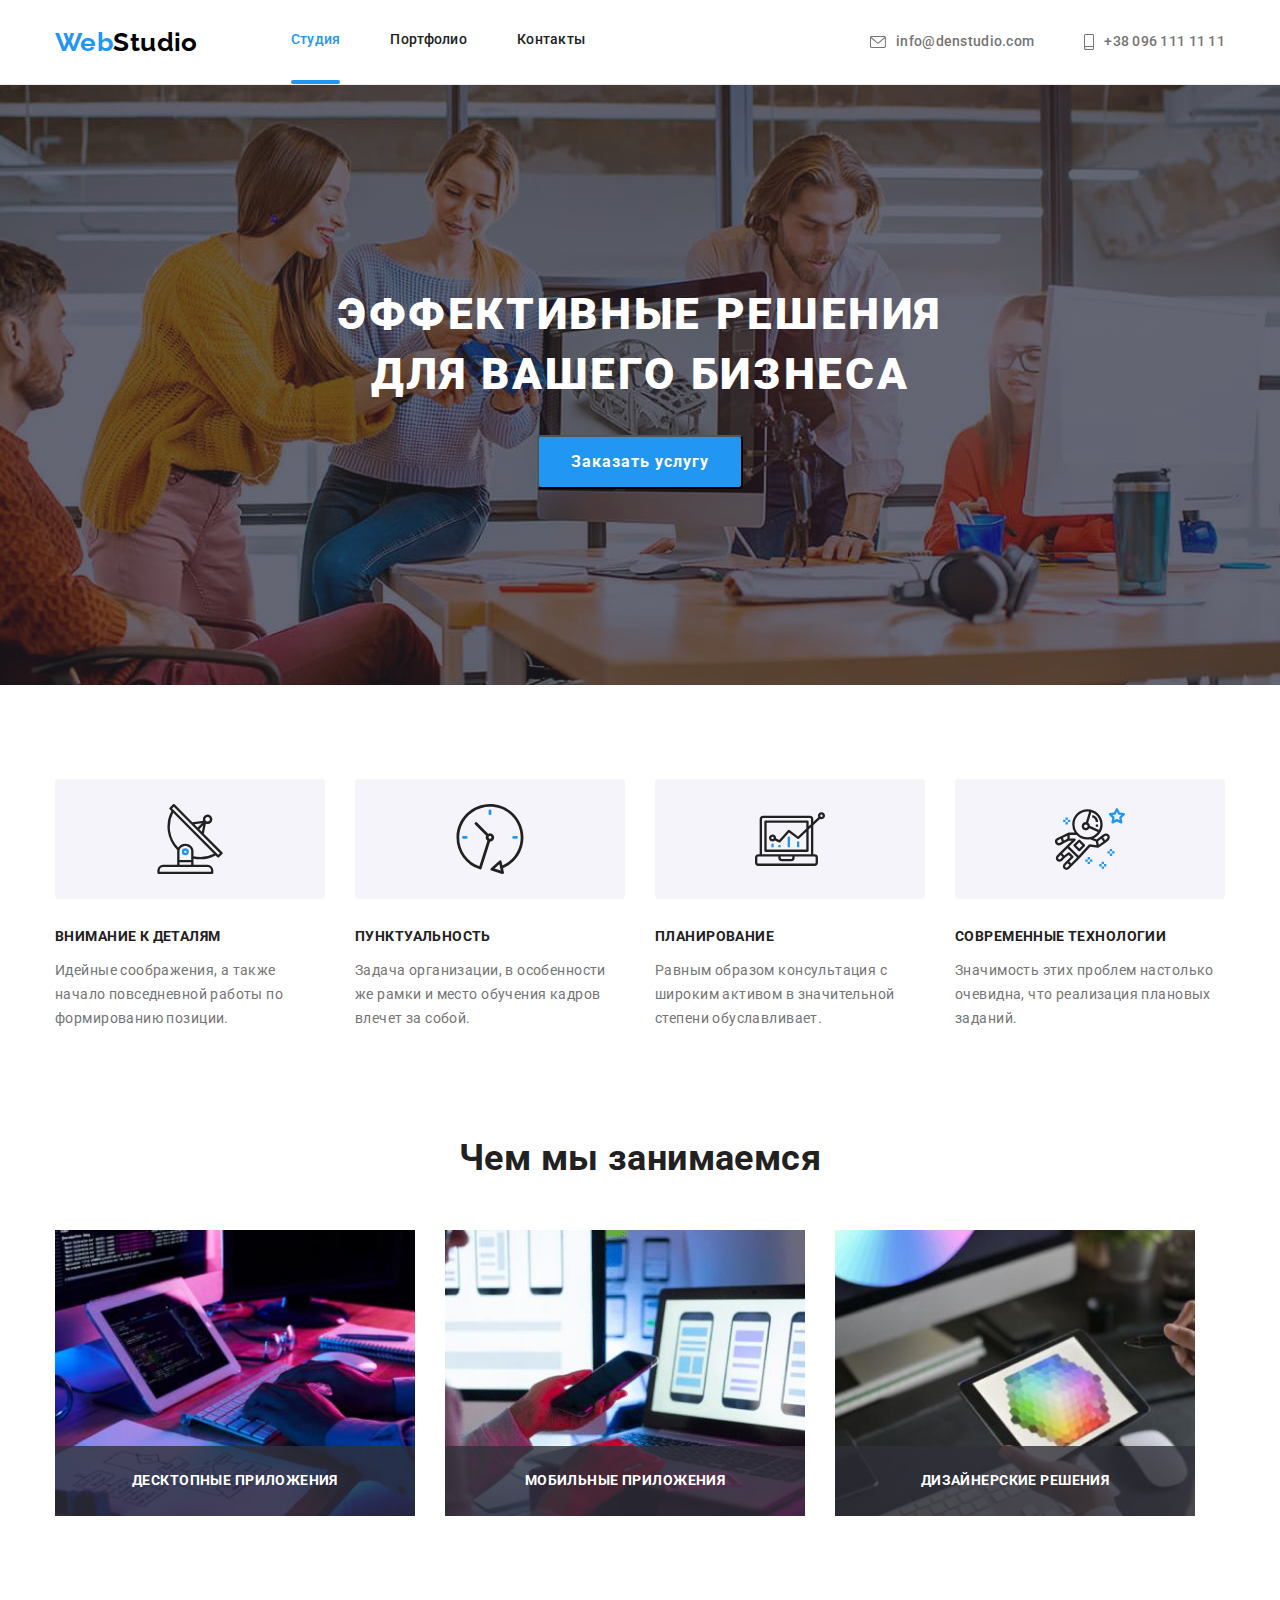
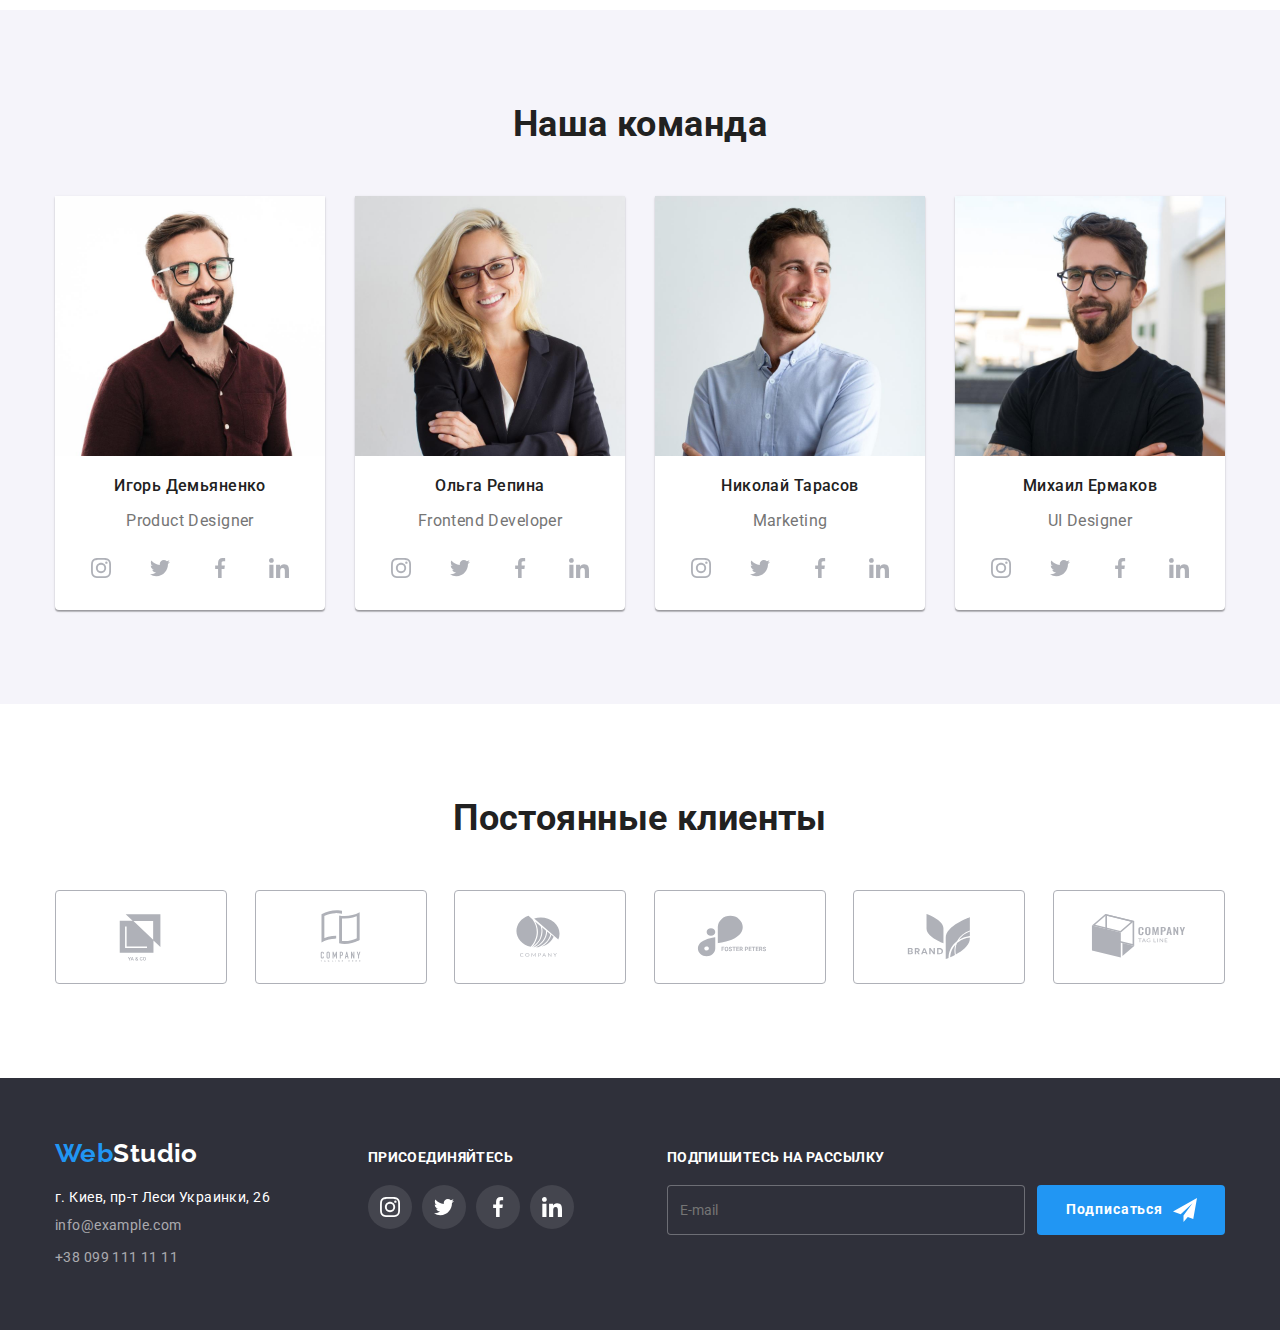
<file: index.html>
<!DOCTYPE html>
<html lang="ru">
  <head>
    <meta charset="UTF-8" />
    <meta http-equiv="X-UA-Compatible" content="IE=edge" />
    <meta name="viewport" content="width=device-width, initial-scale=1.0" />
    <title>Document</title>
    <link rel="preconnect" href="https://fonts.googleapis.com" />
    <link rel="preconnect" href="https://fonts.gstatic.com" crossorigin />
    <link
      rel="stylesheet"
      href="https://fonts.googleapis.com/css2?family=Raleway:wght@700&family=Roboto:wght@400;500;700;900&display=swap"
    />
    <link
      rel="stylesheet"
      href="https://cdnjs.cloudflare.com/ajax/libs/modern-normalize/1.1.0/modern-normalize.min.css"
    />
    <link rel="stylesheet" href="./css/main.min.css" />
  </head>

  <body>
    <header class="header">
      <div class="container page-header">
        <nav class="site-nav">

          <a href="./index.html" class="logo link">
            <span class="logo__part logo--blue">Web</span
            ><span class="logo__part logo--black">Studio</span></a>

          <ul class="list main-nav">
            <li class="main-nav__element main-nav__element-current">
              <a href="./index.html" class="link  main-nav__link main-nav__link-current">
                Студия
              </a>
            </li>
            <li class="main-nav__element">
              <a href="./portfolio.html" class="link main-nav__link">
                Портфолио
              </a>
            </li>
            <li class="main-nav__element">
              <a href="" class="link main-nav__link"> Контакты </a>
            </li>
          </ul>

        </nav>

        <ul class="list main-contacts">
          <li class="main-contacts__element">
            <a href="mailto:info@devstudio.com" class="link main-contacts__link">
              <svg class="main-contacts__icon" width="16" height="12">
                <use href="./images/sprite.svg#icon-envelope"></use>
              </svg>
              info@denstudio.com
            </a>
          </li>
          <li class="main-contacts__element">
            <a href="tel:+380961111111" class="link main-contacts__link">
              <svg class="main-contacts__icon" width="10" height="16">
                <use href="./images/sprite.svg#icon-smartphone"></use>
              </svg>
              +38 096 111 11 11
            </a>
          </li>
        </ul>
      </div>
    </header>

    <main>
      <section class="section hero-section">
        <div class="hero">
          <h1 class="hero__title">
            Эффективные решения <br />
            для вашего бизнеса
          </h1>
          <button data-modal-open type="button" class="hero__button">
            Заказать услугу
          </button>
        </div>
      </section>

      <section class="section">
        <div class="container">
          <h2 class="section__title--visualy-hidden">Особенности</h2>

          <ul class="list features-set">

            <li class="features-set__item">
              <div class="features-set__icon-space">
                <svg class="features-set__icon" width="70" height="70">
                  <use href="./images/sprite.svg#icon-antenna"></use>
                </svg>
              </div>
              <h3 class="features-set__title">Внимание к деталям</h3>
              <p class="features-set__text">
                Идейные соображения, а также начало повседневной работы по
                формированию позиции.
              </p>
            </li>

            <li class="features-set__item">
              <div class="features-set__icon-space">
                <svg class="features-set__icon" width="70" height="70">
                  <use href="./images/sprite.svg#icon-clock"></use>
                </svg>
              </div>
              <h3 class="features-set__title">Пунктуальность</h3>
              <p class="features-set__text">
                Задача организации, в особенности же рамки и место обучения
                кадров влечет за собой.
              </p>
            </li>

            <li class="features-set__item">
              <div class="features-set__icon-space">
                <svg class="features-set__icon" width="70" height="70">
                  <use href="./images/sprite.svg#icon-diagram"></use>
                </svg>
              </div>
              <h3 class="features-set__title">Планирование</h3>
              <p class="features-set__text">
                Равным образом консультация с широким активом в значительной
                степени обуславливает.
              </p>
            </li>

            <li class="features-set__item">
              <div class="features-set__icon-space">
                <svg class="features-set__icon" width="70" height="70">
                  <use href="./images/sprite.svg#icon-astronaut"></use>
                </svg>
              </div>
              <h3 class="features-set__title">Современные технологии</h3>
              <p class="features-set__text">
                Значимость этих проблем настолько очевидна, что реализация
                плановых заданий.
              </p>
            </li>

          </ul>
        </div>

      </section>

      <section class="section work-section">
        <div class="container">

          <h2 class="section__title">Чем мы занимаемся</h2>

          <ul class="list work-section__list">

            <li class="work-section__item">
              <img
                class="work__image"
                src="./images/image1.jpg"
                alt="человек пишет код для сайта"
                width="370"
              />
              <div class="work-section__type-space">
                <p class="work-section__type">Десктопные приложения</p>
              </div>
            </li>

            <li class="work-section__item">
              <img
                src="./images/image2.jpg"
                alt="человек создает мобильное приложение"
                width="370"
              />
              <div class="work-section__type-space">
                <p class="work-section__type">Мобильные приложения</p>
              </div>
            </li>

            <li class="work-section__item">
              <img
                src="./images/image3.jpg"
                alt="человек занимается дизайном проекта"
                width="370"
              />
              <div class="work-section__type-space">
                <p class="work-section__type">Дизайнерские решения</p>
              </div>
            </li>

          </ul>

        </div>
      </section>

      <section class="section team-section">
        <div class="container">

          <h2 class="section__title">Наша команда</h2>

          <ul class="list member-list">

            <li class="member-card">

              <img
                src="./images/image4.jpg"
                alt="улыбающийся мужчина в коричневой рубашке и очках"
                width="270"
              />

              <div class="member-card__content">

                <p class="member-card__name">Игорь Демьяненко</p>
                <p class="member-card__occupation">Product Designer</p>

                <div class="socnet-list">

                  <a href="" class="socnet-list__button socnet-list__button--member">
                    <svg class="socnet-list__icon socnet-list__icon--member" width="20" height="20">
                      <use href="./images/sprite.svg#icon-instagram"></use>
                    </svg>
                  </a>

                  <a href="" class="socnet-list__button socnet-list__button--member">
                    <svg class="socnet-list__icon socnet-list__icon--member" width="20" height="20">
                      <use href="./images/sprite.svg#icon-twitter"></use>
                    </svg>
                  </a>

                  <a href="" class="socnet-list__button socnet-list__button--member">
                    <svg class="socnet-list__icon socnet-list__icon--member" width="20" height="20">
                      <use href="./images/sprite.svg#icon-facebook"></use>
                    </svg>
                  </a>

                  <a href="" class="socnet-list__button socnet-list__button--member">
                    <svg class="socnet-list__icon socnet-list__icon--member" width="20" height="20">
                      <use href="./images/sprite.svg#icon-linkedin"></use>
                    </svg>
                  </a>

                </div>

              </div>

            </li>

            <li class="member-card">
              <img
                src="./images/image5.jpg"
                alt="улыбающаяся женщина в очках с белыми волосами"
                width="270"
              />

              <div class="member-card__content">
                <p class="member-card__name">Ольга Репина</p>
                <p class="member-card__occupation">Frontend Developer</p>

                <div class="socnet-list">
                  <a href="" class="socnet-list__button socnet-list__button--member">
                    <svg class="socnet-list__icon socnet-list__icon--member" width="20" height="20">
                      <use href="./images/sprite.svg#icon-instagram"></use>
                    </svg>
                  </a>

                  <a href="" class="socnet-list__button socnet-list__button--member">
                    <svg class="socnet-list__icon socnet-list__icon--member" width="20" height="20">
                      <use href="./images/sprite.svg#icon-twitter"></use>
                    </svg>
                  </a>

                  <a href="" class="socnet-list__button socnet-list__button--member">
                    <svg class="socnet-list__icon socnet-list__icon--member" width="20" height="20">
                      <use href="./images/sprite.svg#icon-facebook"></use>
                    </svg>
                  </a>

                  <a href="" class="socnet-list__button socnet-list__button--member">
                    <svg class="socnet-list__icon socnet-list__icon--member" width="20" height="20">
                      <use href="./images/sprite.svg#icon-linkedin"></use>
                    </svg>
                  </a>
                </div>
              </div>
            </li>

            <li class="member-card">
              <img
                src="./images/image6.jpg"
                alt="улыбающийся мужчина в голубой рубашке"
                width="270"
              />
              <div class="member-card__content">

                <p class="member-card__name">Николай Тарасов</p>
                <p class="member-card__occupation">Marketing</p>

                <div class="socnet-list">
                  <a href="" class="socnet-list__button socnet-list__button--member">
                    <svg class="socnet-list__icon socnet-list__icon--member" width="20" height="20">
                      <use href="./images/sprite.svg#icon-instagram"></use>
                    </svg>
                  </a>

                  <a href="" class="socnet-list__button socnet-list__button--member">
                    <svg class="socnet-list__icon socnet-list__icon--member" width="20" height="20">
                      <use href="./images/sprite.svg#icon-twitter"></use>
                    </svg>
                  </a>

                  <a href="" class="socnet-list__button socnet-list__button--member">
                    <svg class="socnet-list__icon socnet-list__icon--member" width="20" height="20">
                      <use href="./images/sprite.svg#icon-facebook"></use>
                    </svg>
                  </a>

                  <a href="" class="socnet-list__button socnet-list__button--member">
                    <svg class="socnet-list__icon socnet-list__icon--member" width="20" height="20">
                      <use href="./images/sprite.svg#icon-linkedin"></use>
                    </svg>
                  </a>
                </div>
              </div>
            </li>

            <li class="member-card">
              <img
                src="./images/image7.jpg"
                alt="улыбающийся мужчина в очках и черной футболке"
                width="270"
              />
              <div class="member-card__content">
                <p class="member-card__name">Михаил Ермаков</p>
                <p class="member-card__occupation">UI Designer</p>

                <div class="socnet-list">
                  <a href="" class="socnet-list__button socnet-list__button--member">
                    <svg class="socnet-list__icon socnet-list__icon--member" width="20" height="20">
                      <use href="./images/sprite.svg#icon-instagram"></use>
                    </svg>
                  </a>

                  <a href="" class="socnet-list__button socnet-list__button--member">
                    <svg class="socnet-list__icon socnet-list__icon--member" width="20" height="20">
                      <use href="./images/sprite.svg#icon-twitter"></use>
                    </svg>
                  </a>

                  <a href="" class="socnet-list__button socnet-list__button--member">
                    <svg class="socnet-list__icon socnet-list__icon--member" width="20" height="20">
                      <use href="./images/sprite.svg#icon-facebook"></use>
                    </svg>
                  </a>

                  <a href="" class="socnet-list__button socnet-list__button--member">
                    <svg class="socnet-list__icon socnet-list__icon--member" width="20" height="20">
                      <use href="./images/sprite.svg#icon-linkedin"></use>
                    </svg>
                  </a>
                </div>
              </div>
            </li>
          </ul>
        </div>
      </section>
    </main>

    <section class="section client-section">
      <div class="container">
        <h2 class="section__title">Постоянные клиенты</h2>
          <ul class="client-list list">

            <li class="client-list__item">
              <a href="" class="client-list__link">
                <svg class="client-list__logo" width="106" height="60">
                  <use href="./images/sprite.svg#icon-Logo1"></use>
                </svg>
              </a>
            </li>

            <li class="client-list__item">
              <a href="" class="client-list__link">
                <svg class="client-list__logo" width="106" height="60">
                  <use href="./images/sprite.svg#icon-Logo2"></use>
                </svg>
              </a>
            </li>

            <li class="client-list__item">
              <a href="" class="client-list__link">
                <svg class="client-list__logo" width="106" height="60">
                  <use href="./images/sprite.svg#icon-Logo3"></use>
                </svg>
              </a>
            </li>

            <li class="client-list__item">
              <a href="" class="client-list__link">
                <svg class="client-list__logo" width="106" height="60">
                  <use href="./images/sprite.svg#icon-Logo4"></use>
                </svg>
              </a>
            </li>

            <li class="client-list__item">
              <a href="" class="client-list__link">
                <svg class="client-list__logo" width="106" height="60">
                  <use href="./images/sprite.svg#icon-Logo5"></use>
                </svg>
              </a>
            </li>

            <li class="client-list__item">
              <a href="" class="client-list__link">
                <svg class="client-list__logo" width="106" height="60">
                  <use href="./images/sprite.svg#icon-Logo6"></use>
                </svg>
              </a>
            </li>
          </ul>
      </div>
    </section>

    <footer class="footer">
      <div class="container">
        <div class="footer-content">

          <div>
            <a href="./index.html" class="logo link logo-footer">
              <span class="logo--blue">Web</span><span class="logo--white">Studio</span></a>

              <address class="address">
                  г. Киев, пр-т Леси Украинки, 26
               </address>

              <ul class="list footer-contacts">
                <li class="footer-contacts__element">
                  <a href="mailto:info@example.com" class="link footer-contacts__link">
                  info@example.com</a>
                </li>
                <li class="footer-contacts__element">
                  <a href="tel:+380991111111" class="link footer-contacts__link">
                  +38 099 111 11 11</a>
              </li>
            </ul>
          </div>

          <div class="socnet-set"> 

          <div>
            <h3 class="footer-title">присоединяйтесь</h3>

            <div class="socnet-list">
              <a href="" class="socnet-list__button socnet-list__button--footer">
                <svg class="socnet-list__icon socnet-list__icon--footer" width="20" height="20">
                  <use href="./images/sprite.svg#icon-instagram"></use>
                </svg>
              </a>

              <a href="" class="socnet-list__button socnet-list__button--footer">
                <svg class="socnet-list__icon socnet-list__icon--footer" width="20" height="20">
                  <use href="./images/sprite.svg#icon-twitter"></use>
                </svg>
              </a>

              <a href="" class="socnet-list__button socnet-list__button--footer">
                <svg class="socnet-list__icon socnet-list__icon--footer" width="20" height="20">
                  <use href="./images/sprite.svg#icon-facebook"></use>
                </svg>
              </a>

              <a href="" class="socnet-list__button socnet-list__button--footer">
                <svg class="socnet-list__icon socnet-list__icon--footer" width="20" height="20">
                  <use href="./images/sprite.svg#icon-linkedin"></use>
                </svg>
              </a>
            </div>
          </div>

          <div class="subscribe-form">
            <h3 class="footer-title"> 
                <label for="client-email">Подпишитесь на рассылку</label>
            </h3>
            
            <div class="subscribe-content">
            <input
              class="subscribe-content__input"
              type="client-email"
              name="client-email"
              id="client-email"
              placeholder="E-mail"
            />
            <button class="subscribe-content__button" type="submit">
                Подписаться
                <svg class="subscribe-content__icon" width="24" height="24">
                    <use href="./images/svg/sprite.svg#icon-icon-send-optimized"></use>
                </svg>
            </button>
            </div>

          </div>

          </div>

        </div>
      </div>
    </footer>

    <!-- модальное окно -->

    <div data-modal class="backdrop is-hidden">
      <div class="modal">
        <button data-modal-close class="modal__button">
          <svg class="modal__icon " width="18" height="18">
            <use href="./images/sprite.svg#icon-close-sign"></use>
          </svg>
        </button>

        <!-- form in modal  -->
        <form class="form">
          <h2 class="form__header">Оставьте свои данные, мы вам перезвоним</h2>

        <div class="form__group">

          <div class="form__field">
            <label class="form__label" for="name"> Имя </label>
            <div class="form__line">
                <input class="form__input" type="text" name="client-name" id="name"/>
                <svg class="form__icon" width="18" height="18">
                    <use href="./images/svg/sprite.svg#icon-person-black-optimized"></use>
                </svg>
            </div>

          </div>

          <div class="form__field">
            <label class="form__label" for="tel"> Телефон </label>
            <div class="form__line">
                <input class="form__input" type="tel" name="client-tel" id="tel" />
                <svg class="form__icon" width="18" height="18">
                    <use href="./images/svg/sprite.svg#icon-phone-black-optimized"></use>
                </svg>
            </div>
          </div>

          <div class="form__field">
            <label class="form__label" for="email"> Почта </label>
            <div class="form__line">
                <input class="form__input" type="email" name="email" id="email" />
                <svg class="form__icon" width="18" height="18">
                    <use href="./images/svg/sprite.svg#icon-email-black-optimized"></use>
                </svg>
            </div>
          </div>

          <div class="form__field">
            <label class="form__label" for="comment"> Комментарий </label>
            <textarea
              class="form__textarea"
              name="comment"
              id="comment"
              rows="5"
              placeholder="Введите текст"
            ></textarea>
          </div>

        </div>

          <div class="form__field form__agreement-area">

            <label for="agreement" class="form__agreement">
                <input type="checkbox" name="agreement" value="agreement" id="agreement" class="form__checkbox "/>
                <span class="form__checkbox-icon"> </span>
                    Соглашаюсь с рассылкой и принимаю 
                    <a class="form__conditions" href=""> Условия договора</a>
            </label>

          </div>

        <button class="form__submit" type="submit">Отправить</button>
            
        </form>
      </div>
    </div>

    <script src="./js/modal.js"></script>
  </body>
</html>
</file>
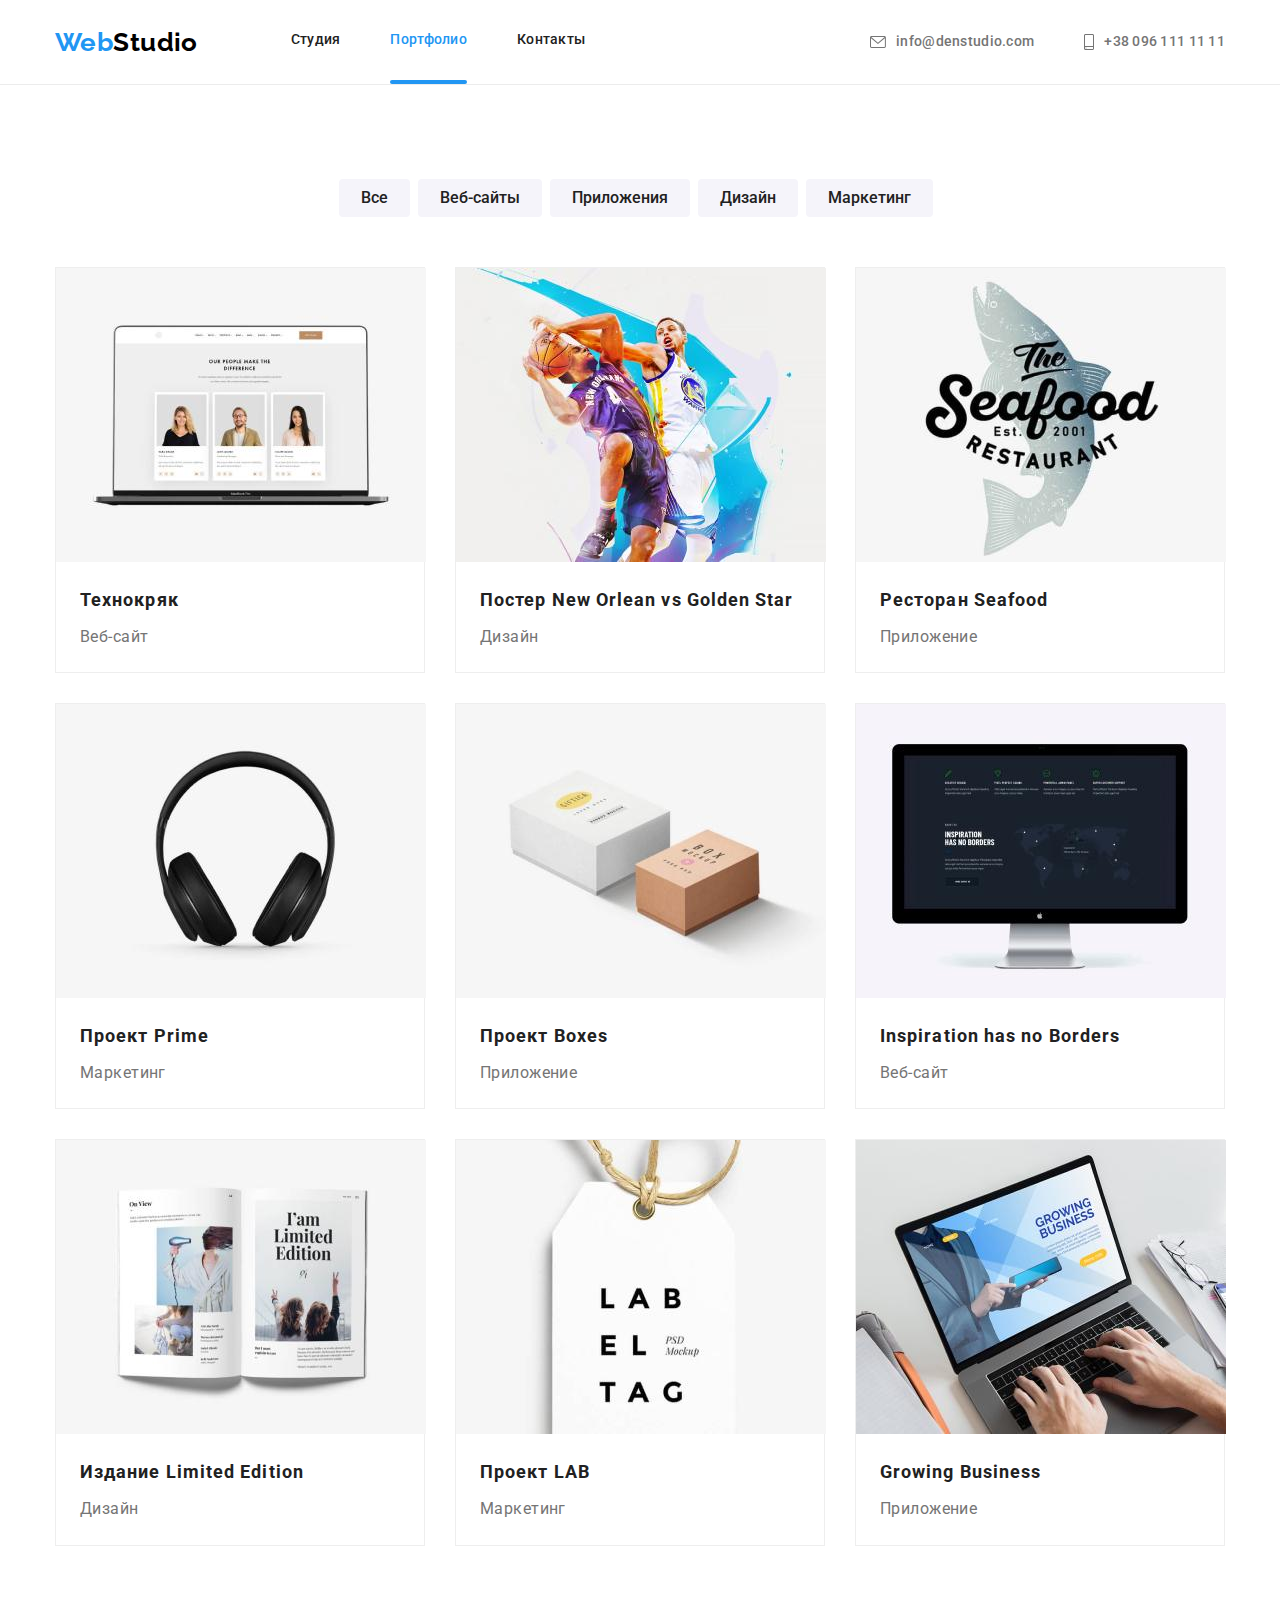
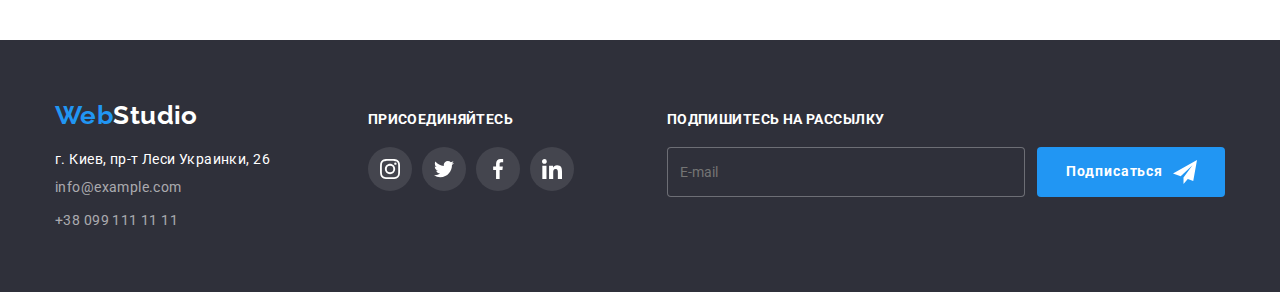
<file: portfolio.html>
<!DOCTYPE html>
<html lang="ru">

<head>
    <meta charset="UTF-8">
    <meta http-equiv="X-UA-Compatible" content="IE=edge">
    <meta name="viewport" content="width=device-width, initial-scale=1.0">
    <title>Document</title>
    <link rel="preconnect" href="https://fonts.googleapis.com">
    <link rel="preconnect" href="https://fonts.gstatic.com" crossorigin>
    <link rel="stylesheet"
        href="https://fonts.googleapis.com/css2?family=Raleway:wght@700&family=Roboto:wght@400;500;700;900&display=swap">
    <link rel="stylesheet"
        href="https://cdnjs.cloudflare.com/ajax/libs/modern-normalize/1.1.0/modern-normalize.min.css">
    <link rel="stylesheet" href="./css/main.min.css">
</head>

<body>
    <header class="header">
        <div class="container page-header">
            <nav class="site-nav">
                <a href="./index.html" class="logo link">
                    <span class="logo--blue">Web</span><span class="logo--black">Studio</span></a>
                <ul class="list main-nav">
                    <li class="main-nav__element">
                        <a href="./index.html" class="link main-nav__link">
                            Студия
                        </a>
                    </li>
                    <li class="main-nav__element main-nav__element-current">
                        <a href="./portfolio.html" class="link main-nav__link main-nav__link-current">
                            Портфолио
                        </a>
                    </li>
                    <li class="main-nav__element">
                        <a href="" class="link main-nav__link"> Контакты </a>
                    </li>
                </ul>
            </nav>

            <ul class="list main-contacts">
                <li class="main-contacts__element">
                    <a href="mailto:info@devstudio.com" class="link main-contacts__link">
                        <svg class="main-contacts__icon" width="16" height="12">
                            <use href="./images/sprite.svg#icon-envelope"></use>
                        </svg>
                        info@denstudio.com
                    </a>
                </li>
                <li class="main-contacts__element">
                    <a href="tel:+380961111111" class="link main-contacts__link">
                        <svg class="main-contacts__icon" width="10" height="16">
                            <use href="./images/sprite.svg#icon-smartphone"></use>
                        </svg>
                        +38 096 111 11 11
                    </a>
                </li>
            </ul>
        </div>
    </header>


    <main>
        <section class="section project-section">

            <h1 class="section__title--visualy-hidden"> Наши работы </h1>

            <div class="container">
                <ul class="list project-menu">
                    <li class="project-menu__item"><button type="button" class="project-menu__button"> Все </button></li>
                    <li class="project-menu__item"><button type="button" class="project-menu__button"> Веб-сайты </button></li>
                    <li class="project-menu__item"><button type="button" class="project-menu__button"> Приложения </button></li>
                    <li class="project-menu__item"><button type="button" class="project-menu__button"> Дизайн </button></li>
                    <li class="project-menu__item"><button type="button" class="project-menu__button"> Маркетинг </button></li>
                </ul>
            </div>

            <div class="container project-set">
                <ul class="list project-list">

                    <li class="project">
                        <a href="" class="project__link">
                            <div class="project__overlay">
                                <img src="./images/img111.jpg" alt="открытый ноутбук с сайтом на экране" width="370">
                                <div class="project__info-area">
                                    <p class="project__info">Технокряк это современная площадка распространения коронавируса. Компании используют эту платформу для цифрового
                                    шпионажа и атак на защищённые сервера конкурентов.</p>
                                </div>
                            </div>
                            <div class="project__meta">
                                <h2 class="project__name"> Технокряк </h2>
                                <p class="project__type"> Веб-сайт </p> 
                            </div>
                        </a>
                    </li>

                    <li class="project">
                        <a href="" class="project__link">
                            <div class="project__overlay">
                            <img src="./images/img122.jpg" alt="постер с баскетболистами" width="370">
                            <div class="project__info-area">
                                <p class="project__info">
                                    Lorem ipsum dolor sit amet consectetur, adipisicing elit. Delectus, quibusdam? Ex, nam vero laboriosam accusamus tenetur voluptatibus odit quasi minima?
                                </p>
                            </div>
                            </div>
                            <div class="project__meta">
                                <h2 class="project__name"> Постер New Orlean vs Golden Star </h2>
                                <p class="project__type"> Дизайн </p>
                            </div>
                        </a>
                    </li>

                    <li class="project">
                        <a href="" class="project__link">
                            <div class="project__overlay">
                            <img src="./images/img133.jpg" alt="название Seefood поверх нарисованной рыбы" width="370">
                            <div class="project__info-area">
                                <p class="project__info">
                                    Lorem ipsum dolor sit amet consectetur, adipisicing elit. Delectus, quibusdam? Ex, nam vero laboriosam accusamus
                                    tenetur voluptatibus odit quasi minima?
                                </p>
                            </div>
                            </div>
                            <div class="project__meta">
                                <h2 class="project__name"> Ресторан Seafood </h2>
                                <p class="project__type"> Приложение </p>
                            </div>
                        </a>
                    </li>

                    <li class="project">
                        <a href="" class="project__link">
                            <div class="project__overlay">
                            <img src="./images/img144.jpg" alt="наушники" width="370">
                            <div class="project__info-area">
                                <p class="project__info">
                                    Lorem ipsum dolor sit amet consectetur, adipisicing elit. Delectus, quibusdam? Ex, nam vero laboriosam accusamus
                                    tenetur voluptatibus odit quasi minima?
                                </p>
                            </div>
                            </div>
                            <div class="project__meta">
                                <h2 class="project__name"> Проект Prime </h2>
                                <p class="project__type"> Маркетинг </p>
                            </div>
                        </a>
                    </li>

                    <li class="project">
                        <a href="" class="project__link">
                            <div class="project__overlay">
                            <img src="./images/img155.jpg" alt="коробки" width="370">
                            <div class="project__info-area">
                                <p class="project__info">
                                    Lorem ipsum dolor sit amet consectetur, adipisicing elit. Delectus, quibusdam? Ex, nam vero laboriosam accusamus
                                    tenetur voluptatibus odit quasi minima?
                                </p>
                            </div>
                            </div>
                            <div class="project__meta">
                                <h2 class="project__name"> Проект Boxes </h2>
                                <p class="project__type"> Приложение </p>
                            </div>
                        </a>
                    </li>

                    <li class="project">
                        <a href="" class="project__link">
                            <div class="project__overlay">
                            <img src="./images/img166.jpg" alt="включенный монитор с сайтом" width="370">
                            <div class="project__info-area">
                                <p class="project__info">
                                    Lorem ipsum dolor sit amet consectetur, adipisicing elit. Delectus, quibusdam? Ex, nam vero laboriosam accusamus
                                    tenetur voluptatibus odit quasi minima?
                                </p>
                            </div>
                            </div>
                            <div class="project__meta">
                                <h2 class="project__name"> Inspiration has no Borders </h2>
                                <p class="project__type"> Веб-сайт </p>
                            </div>
                        </a>
                    </li>

                    <li class="project">
                        <a href="" class="project__link">
                            <div class="project__overlay">
                            <img src="./images/img177.jpg" alt="открытый каталог с иллюстрациями" width="370">
                            <div class="project__info-area">
                                <p class="project__info">
                                    Lorem ipsum dolor sit amet consectetur, adipisicing elit. Delectus, quibusdam? Ex, nam vero laboriosam accusamus
                                    tenetur voluptatibus odit quasi minima?
                                </p>
                            </div>
                            </div>
                            <div class="project__meta">
                                <h2 class="project__name"> Издание Limited Edition </h2>
                                <p class="project__type"> Дизайн </p>
                            </div>
                        </a>
                    </li>

                    <li class="project">
                        <a href="" class="project__link">
                            <div class="project__overlay">
                            <img src="./images/img188.jpg" alt="лейба для одежды" width="370">
                            <div class="project__info-area">
                                <p class="project__info">
                                    Lorem ipsum dolor sit amet consectetur, adipisicing elit. Delectus, quibusdam? Ex, nam vero laboriosam accusamus
                                    tenetur voluptatibus odit quasi minima?
                                </p>
                            </div>
                            </div>
                            <div class="project__meta">
                                <h2 class="project__name"> Проект LAB </h2>
                                <p class="project__type"> Маркетинг </p>
                            </div>
                        </a>
                    </li>

                    <li class="project">
                        <a href="" class="project__link">
                            <div class="project__overlay">
                            <img src="./images/img199.jpg"
                                alt="человек использует приложение Growing Business на ноутбуке" width="370">
                            <div class="project__info-area">
                                <p class="project__info">
                                    Lorem ipsum dolor sit amet consectetur, adipisicing elit. Delectus, quibusdam? Ex, nam vero laboriosam accusamus
                                    tenetur voluptatibus odit quasi minima?
                                </p>
                            </div>
                            </div>
                                <div class="project__meta">
                                <h2 class="project__name"> Growing Business </h2>
                                <p class="project__type"> Приложение </p>
                            </div>
                        </a>
                    </li>
                </ul>
            </div>
        </section>
    </main>

        <footer class="footer">
            <div class="container">
                <div class="footer-content">
        
                    <div>
                        <a href="./index.html" class="logo link logo-footer">
                            <span class="logo--blue">Web</span><span class="logo--white">Studio</span></a>
                    
                        <address class="address">
                            г. Киев, пр-т Леси Украинки, 26
                        </address>
                    
                        <ul class="list footer-contacts">
                            <li class="footer-contacts__element">
                                <a href="mailto:info@example.com" class="link footer-contacts__link">
                                    info@example.com</a>
                            </li>
                            <li class="footer-contacts__element">
                                <a href="tel:+380991111111" class="link footer-contacts__link">
                                    +38 099 111 11 11</a>
                            </li>
                        </ul>
                    </div>
        
                    <div class="socnet-set">
        
                        <div>
                            <h3 class="footer-title">присоединяйтесь</h3>
                        
                            <div class="socnet-list">
                                <a href="" class="socnet-list__button socnet-list__button--footer">
                                    <svg class="socnet-list__icon socnet-list__icon--footer" width="20" height="20">
                                        <use href="./images/sprite.svg#icon-instagram"></use>
                                    </svg>
                                </a>
                            
                                <a href="" class="socnet-list__button socnet-list__button--footer">
                                    <svg class="socnet-list__icon socnet-list__icon--footer" width="20" height="20">
                                        <use href="./images/sprite.svg#icon-twitter"></use>
                                    </svg>
                                </a>
                            
                                <a href="" class="socnet-list__button socnet-list__button--footer">
                                    <svg class="socnet-list__icon socnet-list__icon--footer" width="20" height="20">
                                        <use href="./images/sprite.svg#icon-facebook"></use>
                                    </svg>
                                </a>
                            
                                <a href="" class="socnet-list__button socnet-list__button--footer">
                                    <svg class="socnet-list__icon socnet-list__icon--footer" width="20" height="20">
                                        <use href="./images/sprite.svg#icon-linkedin"></use>
                                    </svg>
                                </a>
                            </div>
                        </div>
        
                        <div class="subscribe-form">
                            <h3 class="footer-title">
                                <label for="client-email">Подпишитесь на рассылку</label>
                            </h3>
                        
                            <div class="subscribe-content">
                                <input class="subscribe-content__input" type="client-email" name="client-email" id="client-email"
                                    placeholder="E-mail" />
                                <button class="subscribe-content__button" type="submit">
                                    Подписаться
                                    <svg class="subscribe-content__icon" width="24" height="24">
                                        <use href="./images/svg/sprite.svg#icon-icon-send-optimized"></use>
                                    </svg>
                                </button>
                            </div>
                        
                        </div>
        
                    </div>
        
                </div>
            </div>
        </footer>
</body>

</html>
</file>
<file: css/main.min.css>
.link,.main-contacts__icon{-webkit-transition-property:color;transition-property:color;-webkit-transition-duration:250ms;transition-duration:250ms;-webkit-transition-timing-function:cubic-bezier(0.4, 0, 0.2, 1);transition-timing-function:cubic-bezier(0.4, 0, 0.2, 1)}.socnet-list__icon--member,.client-list__logo,.modal__icon{-webkit-transition-property:fill;transition-property:fill;-webkit-transition-duration:250ms;transition-duration:250ms;-webkit-transition-timing-function:cubic-bezier(0.4, 0, 0.2, 1);transition-timing-function:cubic-bezier(0.4, 0, 0.2, 1)}.socnet-list__button--member,.socnet-list__button--footer{-webkit-transition-property:background-color;transition-property:background-color;-webkit-transition-duration:250ms;transition-duration:250ms;-webkit-transition-timing-function:cubic-bezier(0.4, 0, 0.2, 1);transition-timing-function:cubic-bezier(0.4, 0, 0.2, 1)}.client-list__item,.subscribe-content__input,.form__input,.form__textarea{-webkit-transition-property:border;transition-property:border;-webkit-transition-duration:250ms;transition-duration:250ms;-webkit-transition-timing-function:cubic-bezier(0.4, 0, 0.2, 1);transition-timing-function:cubic-bezier(0.4, 0, 0.2, 1)}.backdrop{-webkit-transition:opacity 250ms cubic-bezier(0.4, 0, 0.2, 1);transition:opacity 250ms cubic-bezier(0.4, 0, 0.2, 1)}.project__link{-webkit-transition:-webkit-box-shadow 250ms cubic-bezier(0.4, 0, 0.2, 1);transition:-webkit-box-shadow 250ms cubic-bezier(0.4, 0, 0.2, 1);transition:box-shadow 250ms cubic-bezier(0.4, 0, 0.2, 1);transition:box-shadow 250ms cubic-bezier(0.4, 0, 0.2, 1), -webkit-box-shadow 250ms cubic-bezier(0.4, 0, 0.2, 1)}.project__info-area{-webkit-transition:-webkit-transform 250ms cubic-bezier(0.4, 0, 0.2, 1);transition:-webkit-transform 250ms cubic-bezier(0.4, 0, 0.2, 1);transition:transform 250ms cubic-bezier(0.4, 0, 0.2, 1);transition:transform 250ms cubic-bezier(0.4, 0, 0.2, 1), -webkit-transform 250ms cubic-bezier(0.4, 0, 0.2, 1)}.page-header,.site-nav,.main-contacts__link,.hero__button,.features-set__icon-space,.subscribe-content__button,.modal,.modal__button,.form,.form__icon,.project__info-area{display:-webkit-box;display:-ms-flexbox;display:flex;-webkit-box-align:center;-ms-flex-align:center;align-items:center}body{background-color:#fff;color:#757575;font-family:Roboto,sans-serif;letter-spacing:0.03em;font-size:14px}*,*::before,*::after{-webkit-box-sizing:border-box;box-sizing:border-box}img{display:block;width:100%;height:auto}.list{list-style:none;padding:0;margin:0}.container{margin-left:auto;margin-right:auto;width:1200px;padding-left:15px;padding-right:15px}.section{padding-top:94px;padding-bottom:94px}.section__title{margin-bottom:50px;margin-top:0;text-align:center;font-weight:bold;font-size:36px;line-height:1.16;color:#212121}.section__title--visualy-hidden{position:absolute;clip:rect(0 0 0 0);width:1px;height:1px;margin:-1px}.link{text-decoration:none}.link:hover,.link:focus{color:#2196f3}.project-section{padding:94px 0}.header{border-bottom:1px solid #ececec}.main-nav{display:-webkit-box;display:-ms-flexbox;display:flex;margin-left:93px}.main-nav__element:not(:last-child){margin-right:50px}.main-nav__link{color:#212121;font-weight:500;line-height:1.14;letter-spacing:0.02em;display:block;padding-top:32px;padding-bottom:32px}.main-nav__link-current{color:#2196f3}.main-nav__element-current::after{content:"";display:block;width:100%;height:4px;background-color:#2196f3;border-radius:2px}.main-contacts{display:-webkit-box;display:-ms-flexbox;display:flex;margin-left:auto}.main-contacts__element:not(:last-child){margin-right:50px}.main-contacts__link{color:#757575;font-weight:500;line-height:1.14;letter-spacing:0.02em}.main-contacts__link:hover,.main-contacts__link:focus{color:#2196f3}.main-contacts__icon{margin-right:10px;fill:#757575}.main-contacts__link:hover .main-contacts__icon,.main-contacts__link:focus .main-contacts__icon{fill:#2196f3}.logo{font-family:Raleway,sans-serif;font-weight:bold;font-size:26px;line-height:1.19}.logo--blue{color:#2196f3}.logo--black{color:#000}.logo--white{color:#fff}.logo-footer{display:block;margin-bottom:20px}.hero{padding:200px 0;text-align:center}.hero__title{text-align:center;margin-top:0px;margin-bottom:30px;font-weight:900;font-size:44px;line-height:1.36;letter-spacing:0.06em;text-transform:uppercase;color:#fff}.hero__button{margin:auto;padding:10px 32px;border-radius:4px;padding:10px 32px;background-color:#2196f3;color:#fff;cursor:pointer;font-weight:bold;font-size:16px;line-height:1.9;letter-spacing:0.06em}.hero-section{padding:0 0;height:600px;max-width:1600px;margin-left:auto;margin-right:auto;background-image:-webkit-gradient(linear, left top, right top, from(rgba(47,48,58,0.4)), to(rgba(47,48,58,0.4))),url(../images/img.hero1.jpg);background-image:linear-gradient(to right, rgba(47,48,58,0.4), rgba(47,48,58,0.4)),url(../images/img.hero1.jpg);background-size:cover;background-repeat:no-repeat;background-position:center}.features-set{display:-webkit-box;display:-ms-flexbox;display:flex}.features-set__title{margin-bottom:10px;margin-top:0;font-weight:bold;font-size:14px;line-height:1.14;letter-spacing:0.03em;text-transform:uppercase;color:#212121}.features-set__item{margin-right:30px;width:270px;text-align:left}.features-set__item :last-child{text-align:left;padding-right:0}.features-set__text{line-height:1.7}.features-set__icon-space{-webkit-box-pack:center;-ms-flex-pack:center;justify-content:center;margin-bottom:30px;width:270px;height:120px;border-radius:4px;background-color:#f5f4fa}.work-section{padding-top:0}.work-section__list{display:-webkit-box;display:-ms-flexbox;display:flex}.work-section__item{margin-right:30px;position:relative}.work-section__item:last-child{padding-right:0}.work-section__type-space{position:absolute;bottom:0;width:100%;height:70px;background-color:rgba(47,48,58,0.8)}.work-section__type{margin:27px;line-height:1.14;text-align:center;text-transform:uppercase;font-weight:700;letter-spacing:0.03em;color:#fff}.team-section{background-color:#f5f4fa}.member-list{display:-webkit-box;display:-ms-flexbox;display:flex}.member-card{margin-right:30px;width:270px;background-color:#fff;-webkit-box-shadow:0px 1px 3px rgba(0,0,0,0.12),0px 1px 1px rgba(0,0,0,0.14),0px 2px 1px rgba(0,0,0,0.2);box-shadow:0px 1px 3px rgba(0,0,0,0.12),0px 1px 1px rgba(0,0,0,0.14),0px 2px 1px rgba(0,0,0,0.2);border-radius:0px 0px 4px 4px}.member-card:last-child{margin-right:0}.member-card__content{padding:20px 24px}.member-card__name{margin:0;font-weight:500;font-size:16px;line-height:1.19;text-align:center;color:#212121}.member-card__occupation{text-align:center;margin-bottom:0;font-size:16px;line-height:1.19}.socnet-list{display:-webkit-box;display:-ms-flexbox;display:flex;-webkit-box-pack:justify;-ms-flex-pack:justify;justify-content:space-between;margin-top:16px;margin-bottom:0}.socnet-list__icon{margin:12px}.socnet-list__icon--member{fill:#afb1b8}.socnet-list__button{width:44px;height:44px;margin-right:10px;border-radius:50%}.socnet-list__button:last-child{margin-right:0}.socnet-list__button:hover,.socnet-list__button:focus{width:44px;height:44px;background-color:#2196f3;border-radius:50%}.socnet-list__button--member:hover .socnet-list__icon--member,.socnet-list__button--member:focus .socnet-list__icon--member{fill:#fff}.socnet-list__icon--footer{fill:#fff}.socnet-list__button--footer{background-color:rgba(255,255,255,0.1)}.socnet-list__button--footer:hover,.socnet-list__button--footer:focus{background-color:#2196f3}.client-list{display:-webkit-box;display:-ms-flexbox;display:flex;-webkit-box-pack:justify;-ms-flex-pack:justify;justify-content:space-between;margin:0;padding:0}.client-list__item{border:1px solid #afb1b8;border-radius:4px}.client-list__item:last-child{margin-right:0}.client-list__link{width:170px;height:92px;display:block}.client-list__logo{max-width:16px 32px;margin:16px 32px;fill:#afb1b8}.client-list__link:hover .client-list__logo{fill:#2196f3}.client-list__link:focus .client-list__logo{fill:#2196f3}.client-list__item:hover,.client-list__item:focus{border:1px solid #2196f3}.footer{padding-top:60px;padding-bottom:60px;background-color:#2f303a;text-align:left}.footer-content{display:-webkit-box;display:-ms-flexbox;display:flex;text-align:left;-webkit-box-pack:justify;-ms-flex-pack:justify;justify-content:space-between;-webkit-box-align:baseline;-ms-flex-align:baseline;align-items:baseline}.logo-footer{display:block;margin-bottom:20px}.address{margin-bottom:9px;color:#fff;font-style:normal}.footer-contacts .footer-contacts__link{color:rgba(255,255,255,0.6);line-height:1.7}.footer-contacts__element{margin-bottom:9px}.footer-contacts__element:last-child{margin-bottom:0}.footer-contacts__element:last-child{margin-bottom:0}.socnet-set{display:-webkit-box;display:-ms-flexbox;display:flex;-webkit-box-pack:end;-ms-flex-pack:end;justify-content:flex-end}.footer-title{margin-top:0;margin-bottom:20px;font-weight:bold;font-size:14px;line-height:1, 14;letter-spacing:0.03em;text-transform:uppercase;color:#fff}.subscribe-form{margin-left:93px}.subscribe-content{display:-webkit-box;display:-ms-flexbox;display:flex}.subscribe-content__input{padding:11px 12px;margin:0;height:50px;width:358px;border:1px solid #ffffff4d;border-radius:4px;background-color:#2f303a;color:#fff}.subscribe-content__button{padding:10px 28px 10px 29px;margin-left:12px;border:none;border-radius:4px;background-color:#2196f3;color:#fff;font-weight:700;line-height:1.8;letter-spacing:0.06em}.subscribe-content__icon{margin-left:10px;fill:#fff}.backdrop{position:fixed;top:0;left:0;background-color:rgba(0,0,0,0.2);opacity:1;width:100%;height:100%}.backdrop.is-hidden{opacity:0;pointer-events:none}.backdrop.is-hidden .modal{-webkit-transform:scale(0.9) translate(-50%, -50%);transform:scale(0.9) translate(-50%, -50%)}.modal{position:absolute;top:50%;left:50%;min-width:528px;min-height:581px;background-color:#fff;-webkit-transform:scale(1) translate(-50%, -50%);transform:scale(1) translate(-50%, -50%);-webkit-transition:250ms cubic-bezier(0.4, 0, 0.2, 1);transition:250ms cubic-bezier(0.4, 0, 0.2, 1)}.modal__button{position:absolute;top:8px;right:8px;-webkit-box-pack:center;-ms-flex-pack:center;justify-content:center;width:30px;height:30px;border-radius:50%;border:solid 1px rgba(0,0,0,0.1);background-color:#fff}.modal__button:hover .modal__icon,.modal__button:focus .modal__icon{fill:#2196f3}.modal__icon{fill:#000}.form{-webkit-box-orient:vertical;-webkit-box-direction:normal;-ms-flex-direction:column;flex-direction:column;width:448px;margin-left:auto;margin-right:auto}.form__group{width:100%}.form__field{display:-webkit-box;display:-ms-flexbox;display:flex;-webkit-box-orient:vertical;-webkit-box-direction:normal;-ms-flex-direction:column;flex-direction:column;margin-bottom:10px}.form__line{position:relative}.form__icon{position:absolute;bottom:11px;left:12px;fill:#212121}.form__input{width:100%;padding:11px 42px;margin:0;border:1px solid rgba(33,33,33,0.2);border-radius:4px}.form__input:focus{border-color:#2196f3;outline:none}.form__input:hover{cursor:pointer}.form__input:focus+.form__icon{fill:#2196f3}.form__textarea:focus{border-color:#2196f3;outline:none}.form__textarea:hover{cursor:pointer}.form__label{margin-bottom:4px}.form__header{text-align:center;font-weight:700;font-size:20px;line-height:1.15;color:#212121}.form__textarea::-webkit-input-placeholder{font-size:12px;line-height:1.16;letter-spacing:0.01em;color:rgba(117,117,117,0.5)}.form__textarea:-ms-input-placeholder{font-size:12px;line-height:1.16;letter-spacing:0.01em;color:rgba(117,117,117,0.5)}.form__textarea::-ms-input-placeholder{font-size:12px;line-height:1.16;letter-spacing:0.01em;color:rgba(117,117,117,0.5)}.form__textarea::placeholder{font-size:12px;line-height:1.16;letter-spacing:0.01em;color:rgba(117,117,117,0.5)}.form__textarea{margin-bottom:-10px}.form__agreement-area{display:-webkit-box;display:-ms-flexbox;display:flex;margin-bottom:-10px;margin-top:20px}.form__checkbox-icon{display:inline-block;margin-right:7px;width:16px;height:15px;border:2px solid #212121;border-radius:2px;-webkit-box-shadow:0px 4px 4px rgba(0,0,0,0.25);box-shadow:0px 4px 4px rgba(0,0,0,0.25)}.form__checkbox{-webkit-appearance:none;-moz-appearance:none;appearance:none;position:absolute}.form__checkbox:checked+.form__checkbox-icon{background-color:#2196f3;background-image:url("../images/icon-checked.svg");background-size:contain;background-origin:border-box;border-color:#2196f3;background-repeat:no-repeat;-webkit-box-shadow:unset;box-shadow:unset}.form__agreement{display:-webkit-box;display:-ms-flexbox;display:flex;-webkit-box-align:center;-ms-flex-align:center;align-items:center;font-size:14px;line-height:1.71}.form__conditions{color:#2196f3}.form__textarea{padding:12px 16px;border:1px solid rgba(33,33,33,0.2);border-radius:4px;resize:none}.form__submit{margin-top:30px;padding:10px 55px;border-radius:4px;border:none;width:200px;color:#fff;background-color:#2196f3;-webkit-box-shadow:0px 4px 4px 0px #00000026;box-shadow:0px 4px 4px 0px #00000026;font-weight:700;line-height:1.8}.form__submit:hover,.form__submit:focus{cursor:pointer}.project-menu{display:-webkit-box;display:-ms-flexbox;display:flex;-webkit-box-pack:center;-ms-flex-pack:center;justify-content:center}.project-menu__item{margin-right:8px}.project-menu__item:last-child{margin-right:8px}.project-menu__button{text-align:center;border-radius:4px;border:0;padding:6px 22px;font-family:Roboto,sans-serif;font-style:normal;font-weight:500;font-size:16px;line-height:1.6;background-color:#f5f4fa;color:#212121;cursor:pointer;-webkit-transition:background-color 250ms cubic-bezier(0.4, 0, 0.2, 1),color 250ms cubic-bezier(0.4, 0, 0.2, 1),-webkit-box-shadow 250ms cubic-bezier(0.4, 0, 0.2, 1);transition:background-color 250ms cubic-bezier(0.4, 0, 0.2, 1),color 250ms cubic-bezier(0.4, 0, 0.2, 1),-webkit-box-shadow 250ms cubic-bezier(0.4, 0, 0.2, 1);transition:background-color 250ms cubic-bezier(0.4, 0, 0.2, 1),color 250ms cubic-bezier(0.4, 0, 0.2, 1),box-shadow 250ms cubic-bezier(0.4, 0, 0.2, 1);transition:background-color 250ms cubic-bezier(0.4, 0, 0.2, 1),color 250ms cubic-bezier(0.4, 0, 0.2, 1),box-shadow 250ms cubic-bezier(0.4, 0, 0.2, 1),-webkit-box-shadow 250ms cubic-bezier(0.4, 0, 0.2, 1)}.project-menu__button:hover,.project-menu__button:focus{color:#fff;background-color:#2196f3;cursor:pointer;-webkit-box-shadow:0px 3px 1px rgba(0,0,0,0.1),0px 1px 2px rgba(0,0,0,0.08),0px 2px 2px rgba(0,0,0,0.12);box-shadow:0px 3px 1px rgba(0,0,0,0.1),0px 1px 2px rgba(0,0,0,0.08),0px 2px 2px rgba(0,0,0,0.12)}.project-set{margin-top:50px}.project-list{display:-webkit-box;display:-ms-flexbox;display:flex;-ms-flex-wrap:wrap;flex-wrap:wrap;margin:0;padding:0}.project{border:1px solid #eee;-ms-flex-preferred-size:calc 100%/3 -30px;flex-basis:calc 100%/3 -30px;margin-right:30px;margin-bottom:30px;width:370px}.project:nth-last-child(-n+3){margin-bottom:0}.project:nth-child(3n){margin-right:0}.project__link{display:block;height:100%;width:100%;text-decoration:none}.project__link:hover,.project__link:focus{-webkit-box-shadow:0px 1px 1px rgba(0,0,0,0.12),0px 4px 4px rgba(0,0,0,0.06),1px 4px 6px rgba(0,0,0,0.16);box-shadow:0px 1px 1px rgba(0,0,0,0.12),0px 4px 4px rgba(0,0,0,0.06),1px 4px 6px rgba(0,0,0,0.16)}.project__link:hover .project__info-area,.project__link:focus .project__info-area{opacity:1;-webkit-transform:translateY(0);transform:translateY(0)}.project__overlay{position:relative;width:370px;height:294px;overflow:hidden}.project__info-area{position:absolute;bottom:0;-webkit-box-pack:center;-ms-flex-pack:center;justify-content:center;width:370px;height:294px;background-color:rgba(33,150,243,0.9);-webkit-transform:translateY(100%);transform:translateY(100%)}.project__info{margin:0;width:322px;font-size:18px;line-height:1.55;color:#fff}.project__meta{margin:20px 24px}.project__name{margin-top:0;margin-bottom:4px;font-weight:bold;font-size:18px;line-height:2;letter-spacing:0.06em;color:#212121}.project__type{font-size:16px;line-height:1.9;margin:0;color:#757575}
/*# sourceMappingURL=main.min.css.map */
</file>
